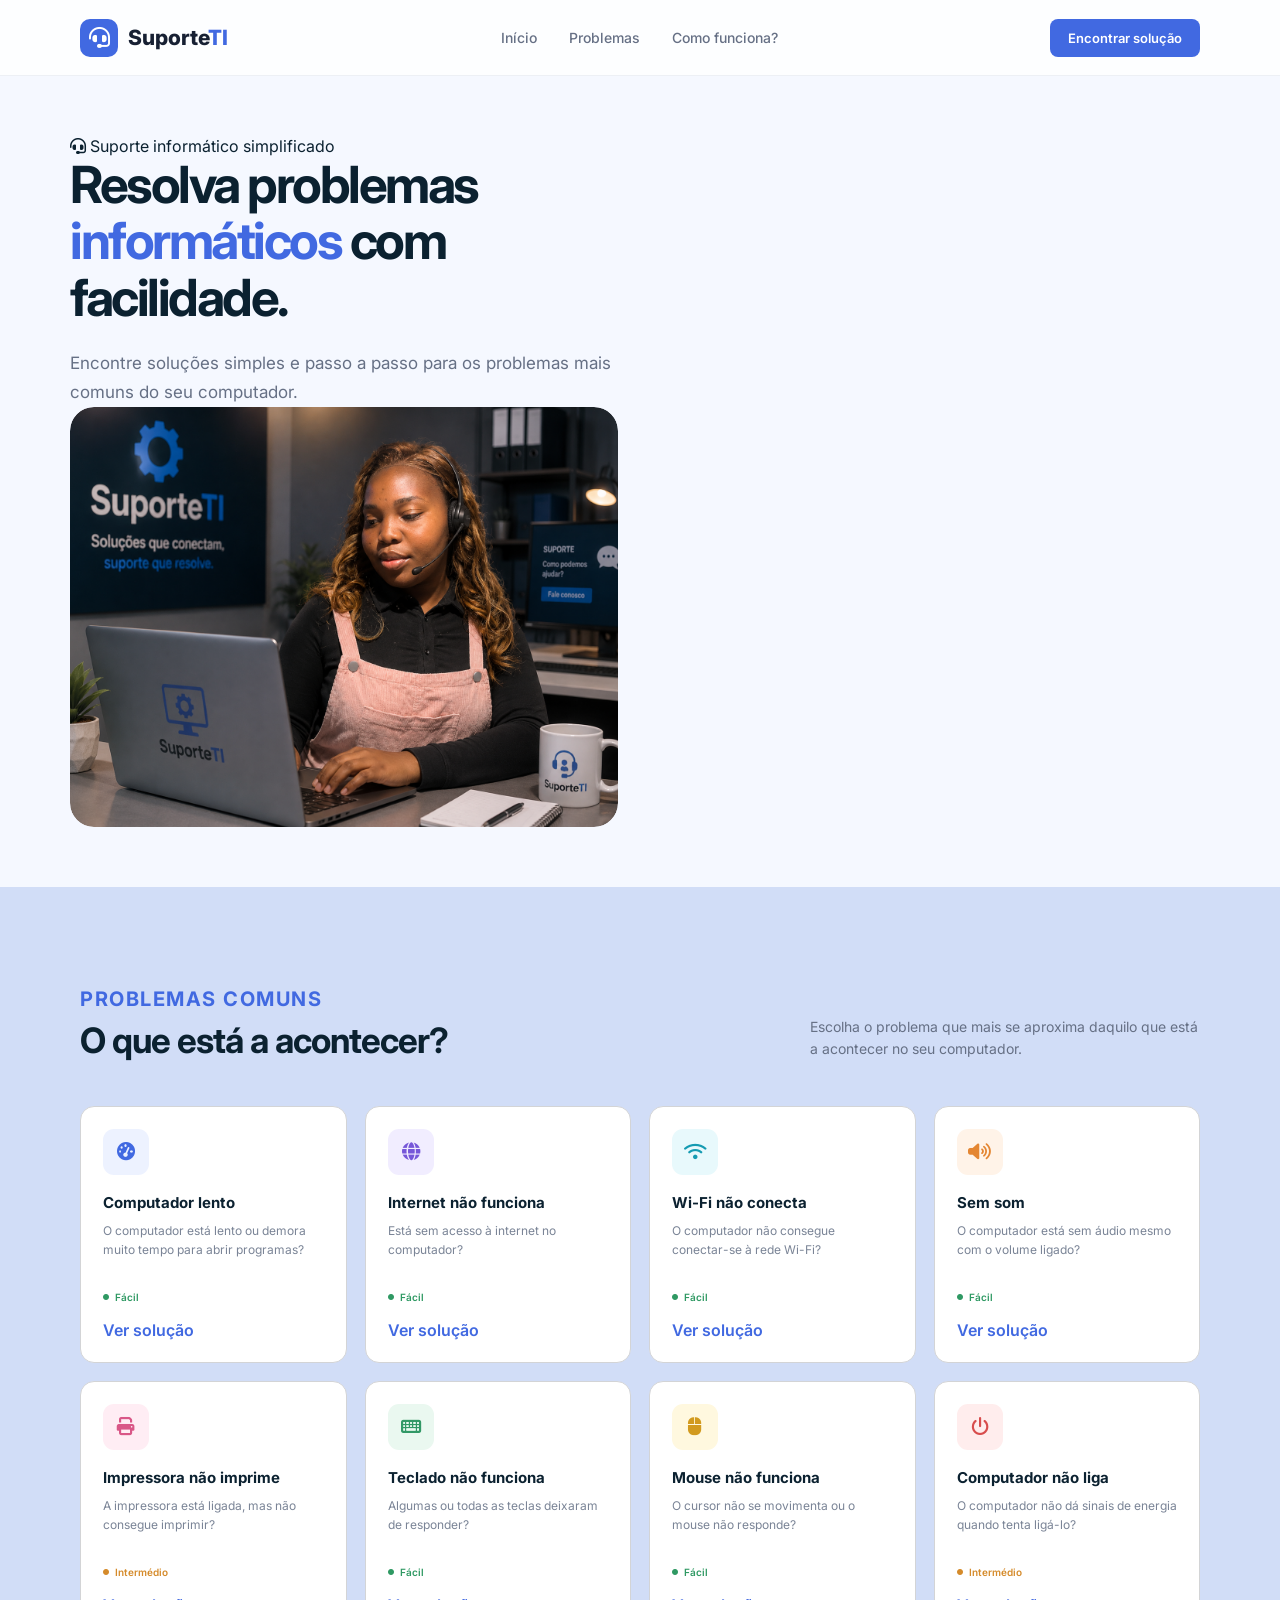
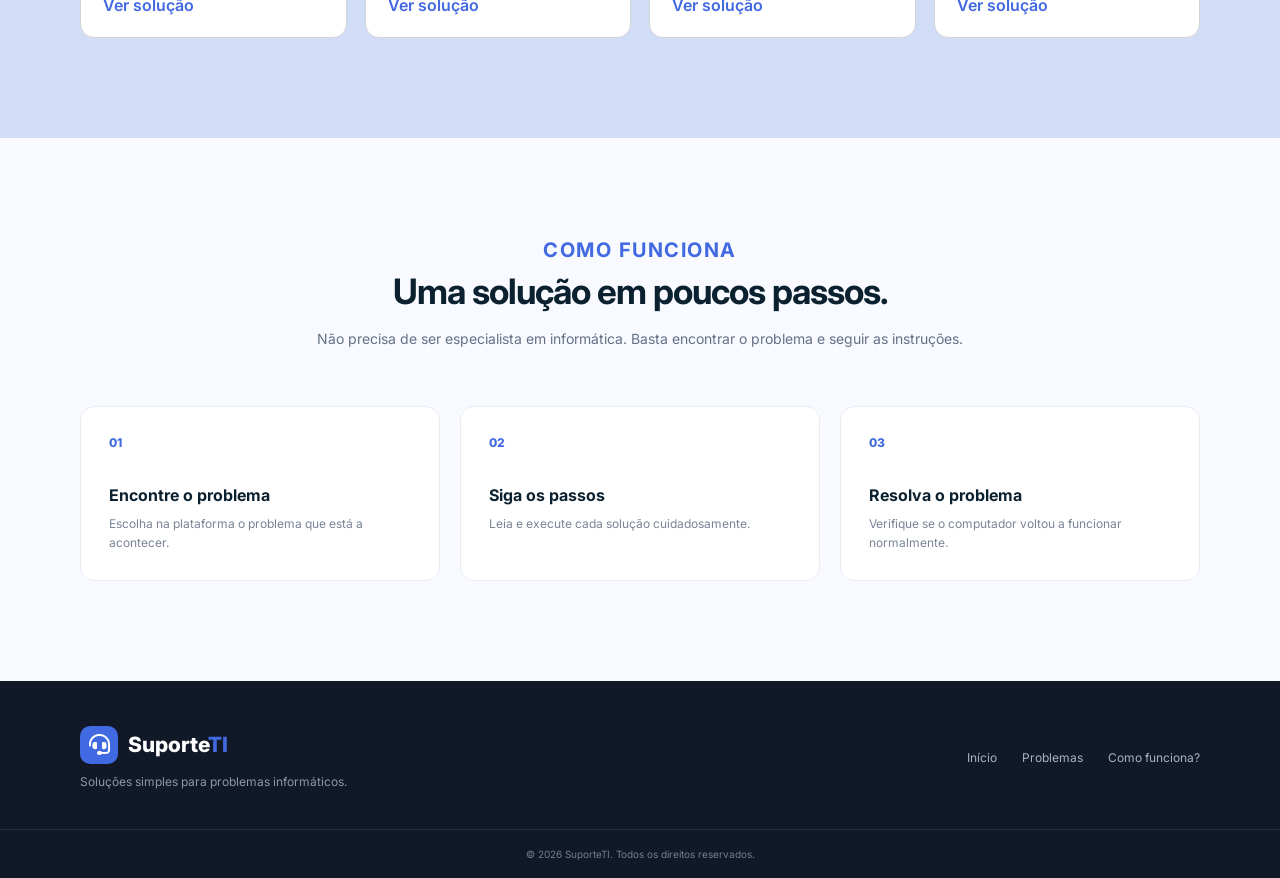
<file: index.html>
<!DOCTYPE html>
<html lang="pt">
<head>
    <meta charset="UTF-8">
    <meta name="viewport" content="width=device-width, initial-scale=1.0">
    <title>SuporteTI | Soluções Informáticas</title>

    <link rel="stylesheet" href="estilo.css">

    <link rel="stylesheet" href="problrmas.js">

    <!-- Ícones -->
    <link rel="stylesheet"
          href="https://cdnjs.cloudflare.com/ajax/libs/font-awesome/6.5.2/css/all.min.css">
</head>

<body>

    <!-- CABEÇALHO -->
    <header class="header">
        <div class="container nav">

            <a href="index.html" class="logo">
                <span class="logo-icon">
                    <i class="fa-solid fa-headset"></i>
                </span>
                <span>Suporte<span>TI</span></span>
            </a>

            <nav class="menu">
                <a href="#inicio">Início</a>
                <a href="#problemas">Problemas</a>
                <a href="#como-funciona">Como funciona?</a>
            </nav>

            <a href="#problemas" class="nav-button">
                Encontrar solução
            </a>

        </div>
    </header>


    <!-- HERO -->
    <main>

<!-- SECÇÃO PRINCIPAL -->
<section class="hero" id="inicio">

    <div class="hero-content">

        <!-- TEXTO À ESQUERDA -->
        <div class="hero-text">

            <div class="hero-badge">
                <i class="fa-solid fa-headset"></i>
                Suporte informático simplificado
            </div>

            <h1>
                Resolva problemas
                <span>informáticos</span> com facilidade.
            </h1>

            <p class="hero-description">
                Encontre soluções simples e passo a passo
                para os problemas mais comuns do seu computador.
            </p>


        <!-- IMAGEM À DIREITA -->
        <div class="hero-image">

            <img
                src="Profissional de suporte TI no escritório.png"
                alt="Técnico de suporte informático da SuporteTI"
            >

        </div>

    </div>

</section>



        <!-- PROBLEMAS -->
        <section class="problems" id="problemas">

            <div class="container">

                <div class="section-heading">

                    <div>
                        <span class="section-label">
                            PROBLEMAS COMUNS
                        </span>

                        <h2>
                            O que está a acontecer?
                        </h2>
                    </div>

                    <p>
                        Escolha o problema que mais se aproxima
                        daquilo que está a acontecer no seu computador.
                    </p>

                </div>


                <div class="problem-grid" id="problemGrid">

                    <!-- COMPUTADOR LENTO -->
                    <article class="problem-card"
                             data-search="computador lento pc lento lentidão">

                        <div class="problem-icon blue">
                            <i class="fa-solid fa-gauge-high"></i>
                        </div>

                        <div class="card-content">
                            <h3>Computador lento</h3>

                            <p>
                                O computador está lento ou demora
                                muito tempo para abrir programas?
                            </p>

                            <span class="difficulty easy">
                                <i class="fa-solid fa-circle"></i>
                                Fácil
                            </span>

                            <a href="problemas.html?problema=lento">
                                Ver solução
                            </a>
                        </div>

                    </article>


                    <!-- INTERNET -->
                    <article class="problem-card"
                             data-search="internet sem internet rede conexão">

                        <div class="problem-icon purple">
                            <i class="fa-solid fa-globe"></i>
                        </div>

                        <div class="card-content">
                            <h3>Internet não funciona</h3>

                            <p>
                                Está sem acesso à internet no
                                computador?
                            </p>

                            <span class="difficulty easy">
                                <i class="fa-solid fa-circle"></i>
                                Fácil
                            </span>

                            <a href="problemas.html?problema=internet">
                                Ver solução
                            </a>
                        </div>

                    </article>


                    <!-- WIFI -->
                    <article class="problem-card"
                             data-search="wifi wi-fi wireless não conecta">

                        <div class="problem-icon cyan">
                            <i class="fa-solid fa-wifi"></i>
                        </div>

                        <div class="card-content">
                            <h3>Wi-Fi não conecta</h3>

                            <p>
                                O computador não consegue conectar-se
                                à rede Wi-Fi?
                            </p>

                            <span class="difficulty easy">
                                <i class="fa-solid fa-circle"></i>
                                Fácil
                            </span>

                            <a href="problemas.html?problema=wifi">
                                Ver solução
                            
                            </a>
                        </div>

                    </article>


                    <!-- SOM -->
                    <article class="problem-card"
                             data-search="som áudio audio sem som">

                        <div class="problem-icon orange">
                            <i class="fa-solid fa-volume-high"></i>
                        </div>

                        <div class="card-content">
                            <h3>Sem som</h3>

                            <p>
                                O computador está sem áudio mesmo
                                com o volume ligado?
                            </p>

                            <span class="difficulty easy">
                                <i class="fa-solid fa-circle"></i>
                                Fácil
                            </span>

                            <a href="problemas.html?problema=som">
                                Ver solução
                               
                            </a>
                        </div>

                    </article>


                    <!-- IMPRESSORA -->
                    <article class="problem-card"
                             data-search="impressora imprimir impressão">

                        <div class="problem-icon pink">
                            <i class="fa-solid fa-print"></i>
                        </div>

                        <div class="card-content">
                            <h3>Impressora não imprime</h3>

                            <p>
                                A impressora está ligada, mas não
                                consegue imprimir?
                            </p>

                            <span class="difficulty medium">
                                <i class="fa-solid fa-circle"></i>
                                Intermédio
                            </span>

                            <a href="problemas.html?problema=impressora">
                                Ver solução
                                
                            </a>
                        </div>

                    </article>


                    <!-- TECLADO -->
                    <article class="problem-card"
                             data-search="teclado teclas keyboard">

                        <div class="problem-icon green">
                            <i class="fa-solid fa-keyboard"></i>
                        </div>

                        <div class="card-content">
                            <h3>Teclado não funciona</h3>

                            <p>
                                Algumas ou todas as teclas deixaram
                                de responder?
                            </p>

                            <span class="difficulty easy">
                                <i class="fa-solid fa-circle"></i>
                                Fácil
                            </span>

                            <a href="problemas.html?problema=teclado"> Ver solução</a>
                                
                        </div>

                    </article>


                    <!-- MOUSE -->
                    <article class="problem-card"
                             data-search="mouse rato cursor">

                        <div class="problem-icon yellow">
                            <i class="fa-solid fa-computer-mouse"></i>
                        </div>

                        <div class="card-content">
                            <h3>Mouse não funciona</h3>

                            <p>
                                O cursor não se movimenta ou o mouse
                                não responde?
                            </p>

                            <span class="difficulty easy">
                                <i class="fa-solid fa-circle"></i>
                                Fácil
                            </span>

                            <a href="problemas.html?problema=mouse">Ver solução</a>
                              
                        </div>

                    </article>


                    <!-- PC NÃO LIGA -->
                    <article class="problem-card"
                             data-search="computador não liga pc não liga energia">

                        <div class="problem-icon red">
                            <i class="fa-solid fa-power-off"></i>
                        </div>

                        <div class="card-content">
                            <h3>Computador não liga</h3>

                            <p>
                                O computador não dá sinais de energia
                                quando tenta ligá-lo?
                            </p>

                            <span class="difficulty medium">
                                <i class="fa-solid fa-circle"></i>
                                Intermédio
                            </span>

                            <a href="problemas.html?problema=nao-liga">Ver solução
                            </a>              
                                
                        </div>

                    </article>

                </div>

                <div class="no-results" id="noResults">
                    <i class="fa-solid fa-magnifying-glass"></i>
                    <h3>Nenhum problema encontrado</h3>
                    <p>Experimente utilizar outras palavras.</p>
                </div>

            </div>

        </section>


        <!-- COMO FUNCIONA -->
        <section class="how-it-works" id="como-funciona">

            <div class="container">

                <div class="center-heading">

                    <span class="section-label">
                        COMO FUNCIONA
                    </span>

                    <h2>
                        Uma solução em poucos passos.
                    </h2>

                    <p>
                        Não precisa de ser especialista em informática.
                        Basta encontrar o problema e seguir as instruções.
                    </p>

                </div>


                <div class="steps">

                    <div class="step">

                        <div class="step-number">01</div>

                        <div>
                            <h3>Encontre o problema</h3>
                            <p>
                                Escolha na plataforma o problema
                                que está a acontecer.
                            </p>
                        </div>

                    </div>


                    <div class="step">

                        <div class="step-number">02</div>

                        <div>
                            <h3>Siga os passos</h3>
                            <p>
                                Leia e execute cada solução
                                cuidadosamente.
                            </p>
                        </div>

                    </div>


                    <div class="step">

                        <div class="step-number">03</div>

                        <div>
                            <h3>Resolva o problema</h3>
                            <p>
                                Verifique se o computador voltou
                                a funcionar normalmente.
                            </p>
                        </div>

                    </div>

                </div>

            </div>

        </section>

    </main>


    <!-- RODAPÉ -->
    <footer class="footer">

        <div class="container footer-content">

            <div class="footer-logo">

                <a href="index.html" class="logo">
                    <span class="logo-icon">
                        <i class="fa-solid fa-headset"></i>
                    </span>
                    <span>Suporte<span>TI</span></span>
                </a>

                <p>
                    Soluções simples para problemas informáticos.
                </p>

            </div>


            <div class="footer-links">

                <a href="#inicio">Início</a>
                <a href="#problemas">Problemas</a>
                <a href="#como-funciona">Como funciona?</a>

            </div>

        </div>


        <div class="footer-bottom">

            <p>
                © 2026 SuporteTI. Todos os direitos reservados.
            </p>

        </div>

    </footer>


    <script src="problrmas.js"></script>

</body>
</html>
</body>
</html>
</file>
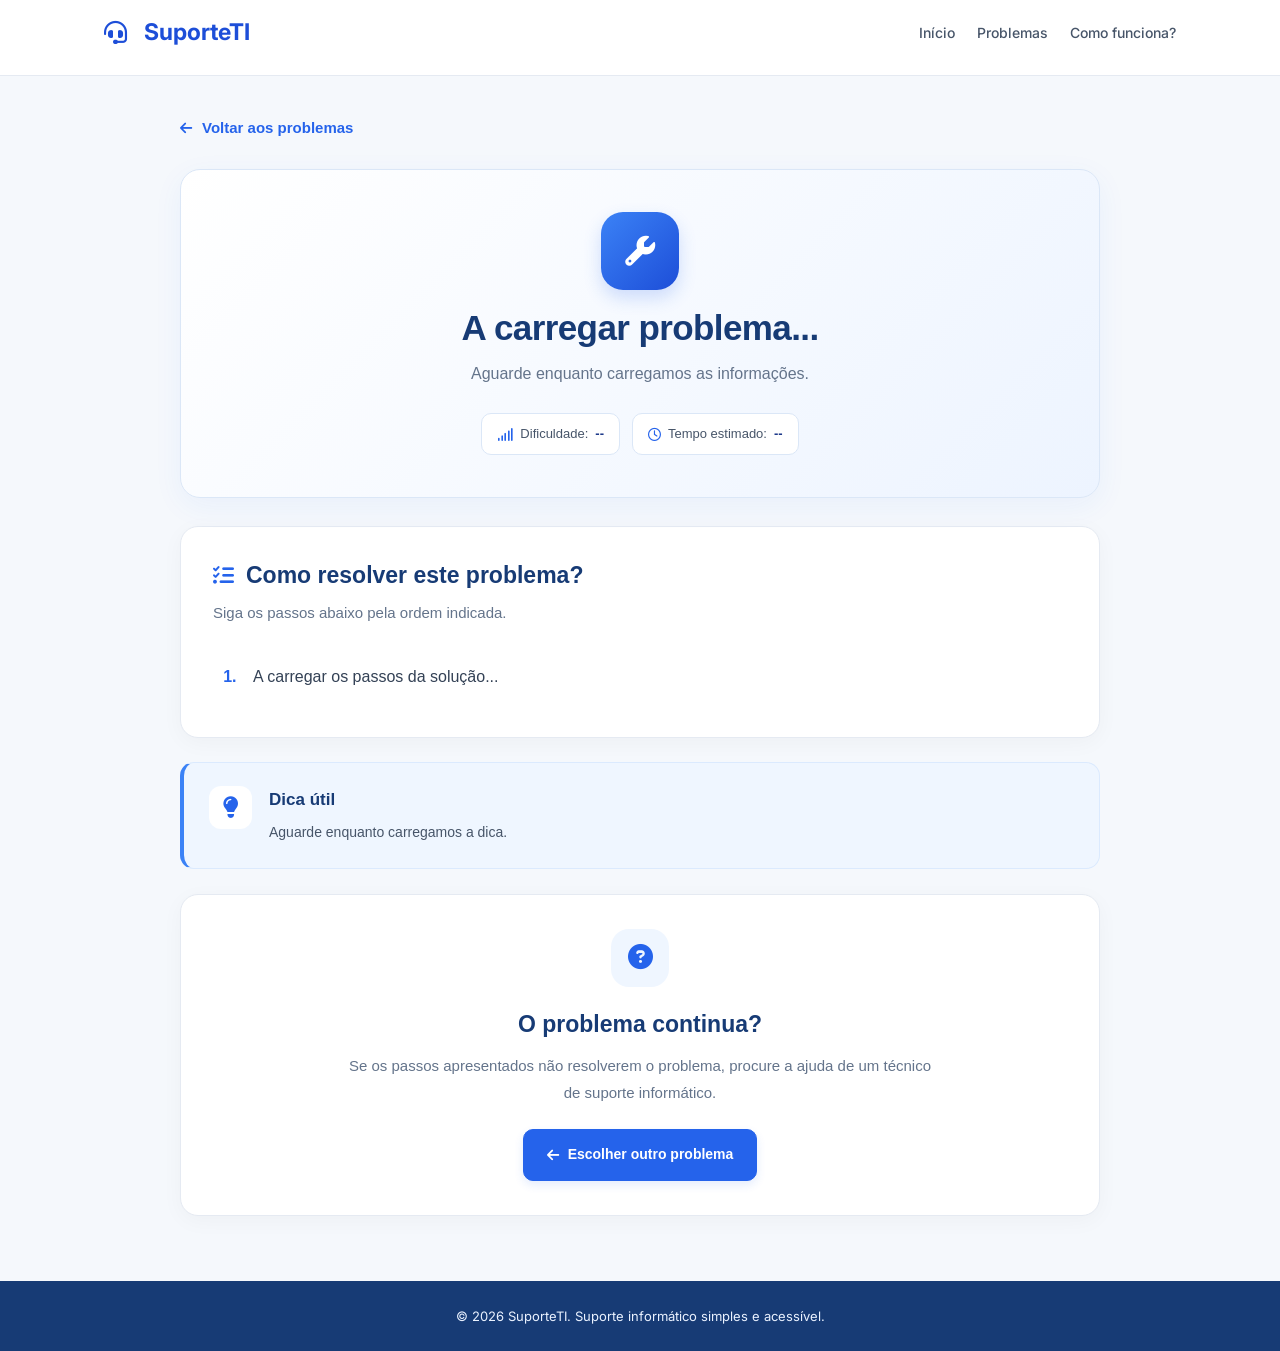
<file: problemas.html>
<!DOCTYPE html>
<html lang="pt">
<head>
    <meta charset="UTF-8">
    <meta name="viewport" content="width=device-width, initial-scale=1.0">

    <title>Resolver Problema | SuporteTI</title>

    <!-- Ligação ao CSS -->
    <link rel="stylesheet" href="problemas.css">

    <!-- Ícones -->
    <link rel="stylesheet"
          href="https://cdnjs.cloudflare.com/ajax/libs/font-awesome/6.5.2/css/all.min.css">
</head>

<body>

    <!-- CABEÇALHO -->
    <header class="header">
        <div class="container">
            <a href="index.html" class="logo">
                <i class="fa-solid fa-headset"></i>
                SuporteTI
            </a>

            <nav>
                <a href="index.html">Início</a>
                <a href="index.html#problemas">Problemas</a>
                <a href="index.html#como-funciona">Como funciona?</a>
            </nav>
        </div>
    </header>


    <!-- CONTEÚDO PRINCIPAL -->
    <main class="solution-page">

        <div class="container">

            <!-- VOLTAR -->
            <a href="index.html" class="back-link">
                <i class="fa-solid fa-arrow-left"></i>
                Voltar aos problemas
            </a>


            <!-- INTRODUÇÃO DO PROBLEMA -->
            <section class="solution-header">

                <div class="solution-icon">
                    <i id="problemIcon" class="fa-solid fa-wrench"></i>
                </div>

                <h1 id="problemTitle">A carregar problema...</h1>

                <p id="problemDescription">
                    Aguarde enquanto carregamos as informações.
                </p>

                <div class="problem-info">
                    <span>
                        <i class="fa-solid fa-signal"></i>
                        Dificuldade:
                        <strong id="problemDifficulty">--</strong>
                    </span>

                    <span>
                        <i class="fa-regular fa-clock"></i>
                        Tempo estimado:
                        <strong id="problemTime">--</strong>
                    </span>
                </div>

            </section>


            <!-- PASSOS DA SOLUÇÃO -->
            <section class="solution-content">

                <h2>
                    <i class="fa-solid fa-list-check"></i>
                    Como resolver este problema?
                </h2>

                <p class="section-description">
                    Siga os passos abaixo pela ordem indicada.
                </p>

                <ol id="solutionSteps" class="solution-steps">
                    <li>A carregar os passos da solução...</li>
                </ol>

            </section>


            <!-- DICA -->
            <section class="tip-box">

                <div class="tip-icon">
                    <i class="fa-solid fa-lightbulb"></i>
                </div>

                <div>
                    <h3>Dica útil</h3>

                    <p id="problemTip">
                        Aguarde enquanto carregamos a dica.
                    </p>
                </div>

            </section>


            <!-- AJUDA ADICIONAL -->
            <section class="extra-help">

                <i class="fa-solid fa-circle-question"></i>

                <h2>O problema continua?</h2>

                <p>
                    Se os passos apresentados não resolverem o problema,
                    procure a ajuda de um técnico de suporte informático.
                </p>

                <a href="index.html" class="btn-primary">
                    <i class="fa-solid fa-arrow-left"></i>
                    Escolher outro problema
                </a>

            </section>

        </div>

    </main>


    <!-- RODAPÉ -->
    <footer class="footer">
        <div class="container">
            <p>
                &copy; 2026 SuporteTI.
                Suporte informático simples e acessível.
            </p>
        </div>
    </footer>


    
    <script src="problrmas.js"></script>

</body>
</html>
</file>
<file: estilo.css>
@import url('https://fonts.googleapis.com/css2?family=Inter:wght@400;500;600;700;800&display=swap');

* {
    margin: 0;
    padding: 0;
    box-sizing: border-box;
}

html {
    scroll-behavior: smooth;
}

body {
    font-family: 'Inter', sans-serif;
    color: #0b2130;
    background: #d1ddf7;
    border-radius: 3px;
}

a {
    text-decoration: none;
    color: inherit
}

.container {
    width: min(1120px, 90%);
    margin: auto;
}


/* =========================
   HEADER
========================= */

.header {
    height: 76px;
    border-bottom: 1px solid #edf0f5;
    background: rgba(255, 255, 255, 0.96);
    position: sticky;
    top: 0;
    z-index: 100;
}

.nav {
    height: 100%;
    display: flex;
    align-items: center;
    justify-content: space-between;
}

.logo {
    display: flex;
    align-items: center;
    gap: 10px;
    font-size: 21px;
    font-weight: 800;
    color: #172033;
}

.logo > span:last-child > span {
    color: #4169e1;
}

.logo-icon {
    width: 38px;
    height: 38px;
    display: flex;
    justify-content: center;
    align-items: center;
    background: #4169e1;
    color: white;
    border-radius: 10px;
}

.menu {
    display: flex;
    gap: 32px;
}

.menu a {
    color: #667085;
    font-size: 14px;
    font-weight: 500;
    transition: 0.2s;
}

.menu a:hover {
    color: #4169e1;
}

.nav-button {
    background: #4169e1;
    color: white;
    padding: 11px 18px;
    border-radius: 8px;
    font-size: 13px;
    font-weight: 600;
    transition: 0.2s;
}

.nav-button:hover {
    background: #3155c5;
    transform: translateY(-1px);
}


/* =========================
   HERO
========================= */

.hero {
    background:
        radial-gradient(circle at 80% 30%, #edf2ff 0, transparent 30%),
        #f8faff;
    padding: 90px 0;
}

.hero-content {
    display: flex;
    align-items: center;
    justify-content: space-between;
    gap: 70px;
}

.hero-text {
    max-width: 620px;
}

.badge {
    display: inline-flex;
    align-items: center;
    gap: 8px;
    background: #f1edff;
    color: #4169e1;
    padding: 8px 13px;
    border-radius: 30px;
    font-size: 12px;
    font-weight: 600;
    margin-bottom: 20px;
}

.hero h1 {
    font-size: clamp(40px, 5vw, 62px);
    line-height: 1.08;
    letter-spacing: -2.5px;
    margin-bottom: 22px;
}

.hero h1 span {
    color: #4169e1;
}

.hero-text > p {
    color: #667085;
    font-size: 17px;
    line-height: 1.7;
    max-width: 550px;
}

.search-box {
    background: white;
    margin-top: 32px;
    padding: 7px;
    border: 1px solid #e2e6ee;
    border-radius: 12px;
    display: flex;
    align-items: center;
    max-width: 590px;
    box-shadow: 0 10px 30px rgba(40, 60, 100, 0.07);
}

.search-box > i {
    color: #98a2b3;
    margin: 0 12px;
}

.search-box input {
    border: none;
    outline: none;
    flex: 1;
    font-family: inherit;
    font-size: 14px;
    color: #172033;
}

.search-box button {
    border: none;
    background: #4169e1;
    color: white;
    padding: 13px 20px;
    border-radius: 8px;
    font-family: inherit;
    font-weight: 600;
    cursor: pointer;
    transition: 0.2s;
}

.search-box button:hover {
    background: #3155c5;
}

.search-help {
    margin-top: 10px !important;
    font-size: 11px !important;
    color: #98a2b3 !important;
}


/* =========================
   COMPUTER ILLUSTRATION
========================= */

.hero-image {
    width: 100%;
    max-width: 600px;
    overflow: hidden;
    border-radius: 24px;
}

.hero-image img {
    display: block;
    width: 100%;
    height: 100%;
    object-fit: cover;
    border-radius: 24px;
}



/* =========================
   PROBLEMAS
========================= */

.problems {
    padding: 100px 0;
}

.section-heading {
    display: flex;
    justify-content: space-between;
    align-items: end;
    gap: 40px;
    margin-bottom: 45px;
}

.section-label {
    color: #4169e1;
    font-size: 20px;
    font-weight: 700;
    letter-spacing: 1.5px;
}

.section-heading h2,
.center-heading h2 {
    font-size: 35px;
    letter-spacing: -1px;
    margin-top: 8px;
}

.section-heading > p {
    color: #667085;
    max-width: 390px;
    font-size: 14px;
    line-height: 1.6;
}

.problem-grid {
    display: grid;
    grid-template-columns: repeat(4, 1fr);
    gap: 18px;
}

.problem-card {
    border: 1px solid #d3d4d6;
    border-radius: 14px;
    padding: 22px;
    background: white;
    transition: 0.25s;
    box-shadow: #111827;
    border-collapse: collapse;
}

.problem-card:hover {
    transform: translateY(-5px);
    border-color: #d6def5;
    box-shadow: 0 15px 35px rgba(35, 55, 100, 0.09);
}

.problem-icon {
    width: 46px;
    height: 46px;
    display: flex;
    justify-content: center;
    align-items: center;
    border-radius: 11px;
    margin-bottom: 18px;
    font-size: 18px;
}

.blue {
    background: #edf2ff;
    color: #4169e1;
}

.purple {
    background: #f1edff;
    color: #7657d9;
}

.cyan {
    background: #e8f9fc;
    color: #159bb2;
}

.orange {
    background: #fff3e8;
    color: #e48632;
}

.pink {
    background: #ffedf4;
    color: #d95787;
}

.green {
    background: #eaf8f0;
    color: #329866;
}

.yellow {
    background: #fff8df;
    color: #d29a1e;
}

.red {
    background: #ffeded;
    color: #d84d4d;
}

.card-content h3 {
    font-size: 15px;
    margin-bottom: 9px;
}

.card-content p {
    color: #7a8496;
    font-size: 12px;
    line-height: 1.6;
    min-height: 58px;
}

.difficulty {
    display: inline-flex;
    align-items: center;
    gap: 6px;
    font-size: 10px;
    font-weight: 600;
    margin-top: 12px;
}

.difficulty i {
    font-size: 6px;
}

.easy {
    color: #2f9963;
}

.medium {
    color: #d58b2b;
}

.card-content a {
    display: flex;
    align-items: center;
    justify-content: space-between;
    color: #4169e1;
    font-size: 16px;
    font-weight: 600;
    margin-top: 17px; 
}

.card-content a i {
    font-size: 10px;
    transition: 0.2s;
}

.card-content a:hover i {
    transform: translateX(4px);
}

.no-results {
    display: none;
    text-align: center;
    padding: 60px 0;
    color: #667085;
}

.no-results i {
    font-size: 35px;
    margin-bottom: 15px;
}

.no-results h3 {
    color: #172033;
    margin-bottom: 7px;
}


/* =========================
   COMO FUNCIONA
========================= */

.how-it-works {
    background: #f8faff;
    padding: 100px 0;
}

.center-heading {
    text-align: center;
    max-width: 650px;
    margin: auto;
}

.center-heading p {
    color: #667085;
    font-size: 14px;
    line-height: 1.7;
    margin-top: 15px;
}

.steps {
    display: grid;
    grid-template-columns: repeat(3, 1fr);
    gap: 20px;
    margin-top: 55px;
}

.step {
    background: white;
    border: 1px solid #e9edf3;
    border-radius: 14px;
    padding: 28px;
}

.step-number {
    color: #4169e1;
    font-size: 12px;
    font-weight: 800;
    margin-bottom: 35px;
}

.step h3 {
    font-size: 16px;
    margin-bottom: 9px;
}

.step p {
    color: #7a8496;
    font-size: 12px;
    line-height: 1.6;
}


/* =========================
   FOOTER
========================= */

.footer {
    background: #111827;
    color: white;
    padding-top: 45px;
}

.footer-content {
    display: flex;
    justify-content: space-between;
    align-items: center;
    padding-bottom: 40px;
}

.footer .logo {
    color: white;
}

.footer-logo p {
    color: #8d98ab;
    font-size: 12px;
    margin-top: 10px;
}

.footer-links {
    display: flex;
    gap: 25px;
}

.footer-links a {
    color: #aab3c2;
    font-size: 12px;
}

.footer-links a:hover {
    color: white;
}

.footer-bottom {
    border-top: 1px solid #263042;
    padding: 18px 0;
    text-align: center;
}

.footer-bottom p {
    color: #737f94;
    font-size: 10px;
}


/* =========================
   RESPONSIVIDADE
========================= */

@media (max-width: 950px) {

    .menu {
        display: none;
    }

    .hero-content {
        flex-direction: column;
        text-align: center;
    }

    .hero-text > p {
        margin: auto;
    }

    .search-box {
        margin-left: auto;
        margin-right: auto;
    }

    .hero-illustration {
        display: none;
    }

    .problem-grid {
        grid-template-columns: repeat(2, 1fr);
    }

    .section-heading {
        flex-direction: column;
        align-items: flex-start;
    }
}

@media (max-width: 600px) {

    .nav-button {
        display: none;
    }

    .hero {
        padding: 65px 0;
    }

    .hero h1 {
        font-size: 40px;
    }

    .search-box {
        flex-wrap: wrap;
        padding: 10px;
    }

    .search-box input {
        width: 50%;
    }

    .search-box button {
        width: 100%;
        margin-top: 8px;
    }

    .problem-grid {
        grid-template-columns: 1fr;
    }

    .steps {
        grid-template-columns: 1fr;
    }

    .footer-content {
        flex-direction: column;
        align-items: flex-start;
        gap: 30px;
    }

    .footer-links {
        flex-direction: column;
        gap: 12px;
    }
}


/* CORRECÇÃO DA SECÇÃO PRINCIPAL */

.hero {
    padding: 60px 0;
    background: #f5f8ff;
    overflow: hidden;
}

.hero-content {
    display: grid;
    grid-template-columns: 1fr 1fr;
    align-items: center;
    gap: 45px;
    max-width: 1200px;
    margin: 0 auto;
    padding: 0 30px;
}

.hero-text {
    min-width: 0;
    position: relative;
    z-index: 1;
}

.hero-text h1 {
    font-size: clamp(36px, 4vw, 58px);
    line-height: 1.1;
    margin-bottom: 24px;
}

.hero-image {
    width: 100%;
    height: 420px;
    max-width: none;
    overflow: hidden;
    border-radius: 24px;
    margin: 0;
}

.hero-image img {
    display: block;
    width: 100%;
    height: 100%;
    object-fit: cover;
    object-position: center;
    border-radius: 24px;
}

/* Ecrãs pequenos */

@media (max-width: 768px) {
    .hero-content {
        grid-template-columns: 1fr;
        gap: 30px;
        padding: 0 20px;
    }

    .hero-image {
        height: 300px;
    }

    .hero-text h1 {
        font-size: 38px;
    }
}
</file>
<file: problemas.css>
/* =====================================
   SUPORTETI | PÁGINA DE SOLUÇÕES
===================================== */
@import url('https://fonts.googleapis.com/css2?family=Inter:wght@400;500;600;700;800&display=swap');

* {
    margin: 0;
    padding: 0;
    box-sizing: border-box;
}

html {
    scroll-behavior: smooth;
}

body {
    font-family: 'Inter', sans-serif;
    color: #0b2130;
    background: #d1ddf7;
    border-radius: 3px;
}

a {
    text-decoration: none;
    color: inherit
}

.container {
    width: min(1120px, 90%);
    margin: auto;
}


/* =========================
   HEADER
========================= */

.header {
    height: 76px;
    border-bottom: 1px solid #edf0f5;
    background: rgba(255, 255, 255, 0.96);
    position: sticky;
    top: 0;
    z-index: 100;
}

.nav {
    height: 100%;
    display: flex;
    align-items: center;
    justify-content: space-between;
}

.logo {
    display: flex;
    align-items: center;
    gap: 10px;
    font-size: 21px;
    font-weight: 800;
    color: #172033;
}

.logo > span:last-child > span {
    color: #4169e1;
}

.logo-icon {
    width: 38px;
    height: 38px;
    display: flex;
    justify-content: center;
    align-items: center;
    background: #4169e1;
    color: white;
    border-radius: 10px;
}

.menu {
    display: flex;
    gap: 32px;
}

.menu a {
    color: #667085;
    font-size: 14px;
    font-weight: 500;
    transition: 0.2s;
}

.menu a:hover {
    color: #4169e1;
}

.nav-button {
    background: #4169e1;
    color: white;
    padding: 11px 18px;
    border-radius: 8px;
    font-size: 13px;
    font-weight: 600;
    transition: 0.2s;
}

.nav-button:hover {
    background: #3155c5;
    transform: translateY(-1px);
}


/* ==========================================
   SUPORTETI | PÁGINA DE PROBLEMAS
   Design profissional, elegante e responsivo
========================================== */

/* 1. Configurações gerais */

.solution-page {
    --blue-primary: #2563eb;
    --blue-dark: #173b75;
    --blue-hover: #1d4ed8;
    --blue-light: #eff6ff;
    --blue-border: #dbe7f7;
    --text-primary: #1e293b;
    --text-secondary: #64748b;
    --page-background: #f5f8fc;

    min-height: 70vh;
    padding: 38px 20px 65px;
    background: var(--page-background);
    color: var(--text-primary);
    font-family: Arial, Helvetica, sans-serif;
    line-height: 1.7;
    box-sizing: border-box;
}

.solution-page *,
.solution-page *::before,
.solution-page *::after {
    box-sizing: border-box;
}

.solution-page .container {
    width: 100%;
    max-width: 920px;
    margin: 0 auto;
}

/* 2. Link para voltar */

.back-link {
    display: inline-flex;
    align-items: center;
    gap: 10px;
    margin-bottom: 28px;
    color: #2563eb;
    font-size: 15px;
    font-weight: 600;
    text-decoration: none;
    transition: color 0.2s ease;
}

.back-link:hover {
    color: #173b75;
}

.back-link i {
    font-size: 14px;
}

/* 3. Cartão principal do problema */

.solution-header {
    position: relative;
    overflow: hidden;
    padding: 42px 30px;
    margin-bottom: 28px;
    text-align: center;
    background: linear-gradient(135deg, #ffffff, #edf4ff);
    border: 1px solid #dbe7f7;
    border-radius: 20px;
    box-shadow: 0 8px 30px rgba(37, 99, 235, 0.06);
}

.solution-header h1 {
    margin: 16px 0 10px;
    color: #173b75;
    font-size: clamp(26px, 4vw, 35px);
    font-weight: 700;
    line-height: 1.25;
    letter-spacing: -0.6px;
}

.solution-header > p {
    max-width: 620px;
    margin: 0 auto;
    color: #64748b;
    font-size: 16px;
    line-height: 1.8;
}

/* 4. Ícone do problema */

.solution-icon {
    display: flex;
    align-items: center;
    justify-content: center;
    width: 78px;
    height: 78px;
    margin: 0 auto;
    color: #ffffff;
    background: linear-gradient(135deg, #3b82f6, #1d4ed8);
    border-radius: 22px;
    box-shadow: 0 8px 18px rgba(37, 99, 235, 0.2);
}

.solution-icon i {
    font-size: 30px;
}

/* 5. Dificuldade e tempo estimado */

.problem-info {
    display: flex;
    align-items: center;
    justify-content: center;
    flex-wrap: wrap;
    gap: 12px;
    margin-top: 25px;
}

.problem-info span {
    display: inline-flex;
    align-items: center;
    gap: 7px;
    padding: 9px 15px;
    color: #475569;
    background: #ffffff;
    border: 1px solid #dbe7f7;
    border-radius: 10px;
    font-size: 13px;
}

.problem-info i {
    color: #2563eb;
}

.problem-info strong {
    color: #1e3a8a;
}

/* 6. Cartão dos passos da solução */

.solution-content {
    padding: 32px;
    margin-bottom: 24px;
    background: #ffffff;
    border: 1px solid #e5eaf2;
    border-radius: 18px;
    box-shadow: 0 5px 22px rgba(15, 23, 42, 0.035);
}

.solution-content h2 {
    display: flex;
    align-items: center;
    gap: 12px;
    margin: 0 0 8px;
    color: #173b75;
    font-size: 23px;
    font-weight: 700;
    line-height: 1.4;
}

.solution-content h2 i {
    color: #2563eb;
    font-size: 21px;
}

.section-description {
    margin: 0 0 25px;
    color: #64748b;
    font-size: 15px;
}

/* 7. Lista numerada */

.solution-steps {
    padding-left: 28px;
    margin: 0;
}

.solution-steps li {
    padding: 13px 12px;
    margin-bottom: 9px;
    color: #334155;
    line-height: 1.8;
    border-bottom: 1px solid #edf1f7;
}

.solution-steps li:last-child {
    margin-bottom: 0;
    border-bottom: none;
}

.solution-steps li::marker {
    color: #2563eb;
    font-weight: 700;
}

/* 8. Caixa de dica */

.tip-box {
    display: flex;
    align-items: flex-start;
    gap: 17px;
    padding: 23px 25px;
    margin-bottom: 25px;
    background: #eff6ff;
    border: 1px solid #dbeafe;
    border-left: 4px solid #3b82f6;
    border-radius: 14px;
}

.tip-icon {
    display: flex;
    align-items: center;
    justify-content: center;
    flex-shrink: 0;
    width: 43px;
    height: 43px;
    color: #2563eb;
    background: #ffffff;
    border-radius: 12px;
    font-size: 21px;
}

.tip-box h3 {
    margin: 0 0 5px;
    color: #173b75;
    font-size: 17px;
}

.tip-box p {
    margin: 0;
    color: #475569;
    font-size: 14px;
    line-height: 1.8;
}

/* 9. Ajuda adicional */

.extra-help {
    padding: 34px 25px;
    text-align: center;
    background: #ffffff;
    border: 1px solid #e5eaf2;
    border-radius: 18px;
    box-shadow: 0 5px 22px rgba(15, 23, 42, 0.035);
}

.extra-help > i {
    display: inline-flex;
    align-items: center;
    justify-content: center;
    width: 58px;
    height: 58px;
    margin-bottom: 10px;
    color: #2563eb;
    background: #eff6ff;
    border-radius: 18px;
    font-size: 25px;
}

.extra-help h2 {
    margin: 8px 0;
    color: #173b75;
    font-size: 23px;
}

.extra-help p {
    max-width: 590px;
    margin: 0 auto 23px;
    color: #64748b;
    font-size: 15px;
    line-height: 1.8;
}

/* 10. Botão principal */

.btn-primary {
    display: inline-flex;
    align-items: center;
    justify-content: center;
    gap: 9px;
    padding: 13px 23px;
    color: #ffffff;
    background: #2563eb;
    border: 1px solid #2563eb;
    border-radius: 10px;
    font-family: inherit;
    font-size: 14px;
    font-weight: 600;
    text-decoration: none;
    box-shadow: 0 4px 10px rgba(37, 99, 235, 0.12);
    transition:
        background 0.2s ease,
        transform 0.2s ease,
        box-shadow 0.2s ease;
}

.btn-primary:hover {
    color: #ffffff;
    background: #1d4ed8;
    border-color: #1d4ed8;
    box-shadow: 0 6px 15px rgba(37, 99, 235, 0.2);
    transform: translateY(-1px);
}

/* 11. Cabeçalho e navegação, se existirem */

.header {
    background: #ffffff;
    border-bottom: 1px solid #e5eaf2;
}

.header .container {
    display: flex;
    align-items: center;
    justify-content: space-between;
    flex-wrap: wrap;
    gap: 18px;
    padding: 18px 24px;
}

.header .logo {
    color: #1d4ed8;
    font-size: 23px;
    font-weight: 700;
    text-decoration: none;
}

.header .logo i {
    margin-right: 7px;
}

.header nav {
    display: flex;
    align-items: center;
    flex-wrap: wrap;
    gap: 22px;
}

.header nav a {
    color: #475569;
    font-size: 14px;
    font-weight: 500;
    text-decoration: none;
    transition: color 0.2s ease;
}

.header nav a:hover {
    color: #2563eb;
}

/* 12. Rodapé */

.footer {
    padding: 24px 18px;
    color: #eaf2ff;
    background: #173b75;
    text-align: center;
}

.footer p {
    margin: 0;
    font-size: 13px;
    line-height: 1.7;
}

/* 13. Responsividade para tablets e telemóveis */

@media (max-width: 700px) {
    .solution-page {
        padding: 25px 15px 42px;
    }

    .solution-header {
        padding: 32px 19px;
        border-radius: 16px;
    }

    .solution-icon {
        width: 68px;
        height: 68px;
        border-radius: 19px;
    }

    .solution-icon i {
        font-size: 26px;
    }

    .solution-header > p {
        font-size: 14px;
    }

    .problem-info {
        flex-direction: column;
        align-items: stretch;
    }

    .problem-info span {
        justify-content: center;
    }

    .solution-content {
        padding: 25px 20px;
        border-radius: 15px;
    }

    .solution-content h2 {
        font-size: 20px;
    }

    .solution-steps {
        padding-left: 23px;
    }

    .solution-steps li {
        padding: 11px 5px;
        font-size: 14px;
    }

    .tip-box {
        gap: 12px;
        padding: 19px 16px;
    }

    .extra-help {
        padding: 28px 18px;
    }

    .extra-help h2 {
        font-size: 21px;
    }

    .btn-primary {
        max-width: 100%;
        padding: 12px 17px;
    }

    .header .container {
        padding: 16px 18px;
    }

    .header nav {
        gap: 14px;
    }
}

@media (max-width: 400px) {
    .solution-header h1 {
        font-size: 25px;
    }

    .solution-content {
        padding: 21px 15px;
    }

    .solution-content h2 {
        font-size: 18px;
    }

    .tip-icon {
        width: 36px;
        height: 36px;
        font-size: 18px;
    }
}

/* Acessibilidade: respeitar preferência por menos movimento */
@media (prefers-reduced-motion: reduce) {
    .btn-primary,
    .back-link,
    .header nav a {
        transition: none;
    }

    .btn-primary:hover {
        transform: none;
    }
}
</file>
